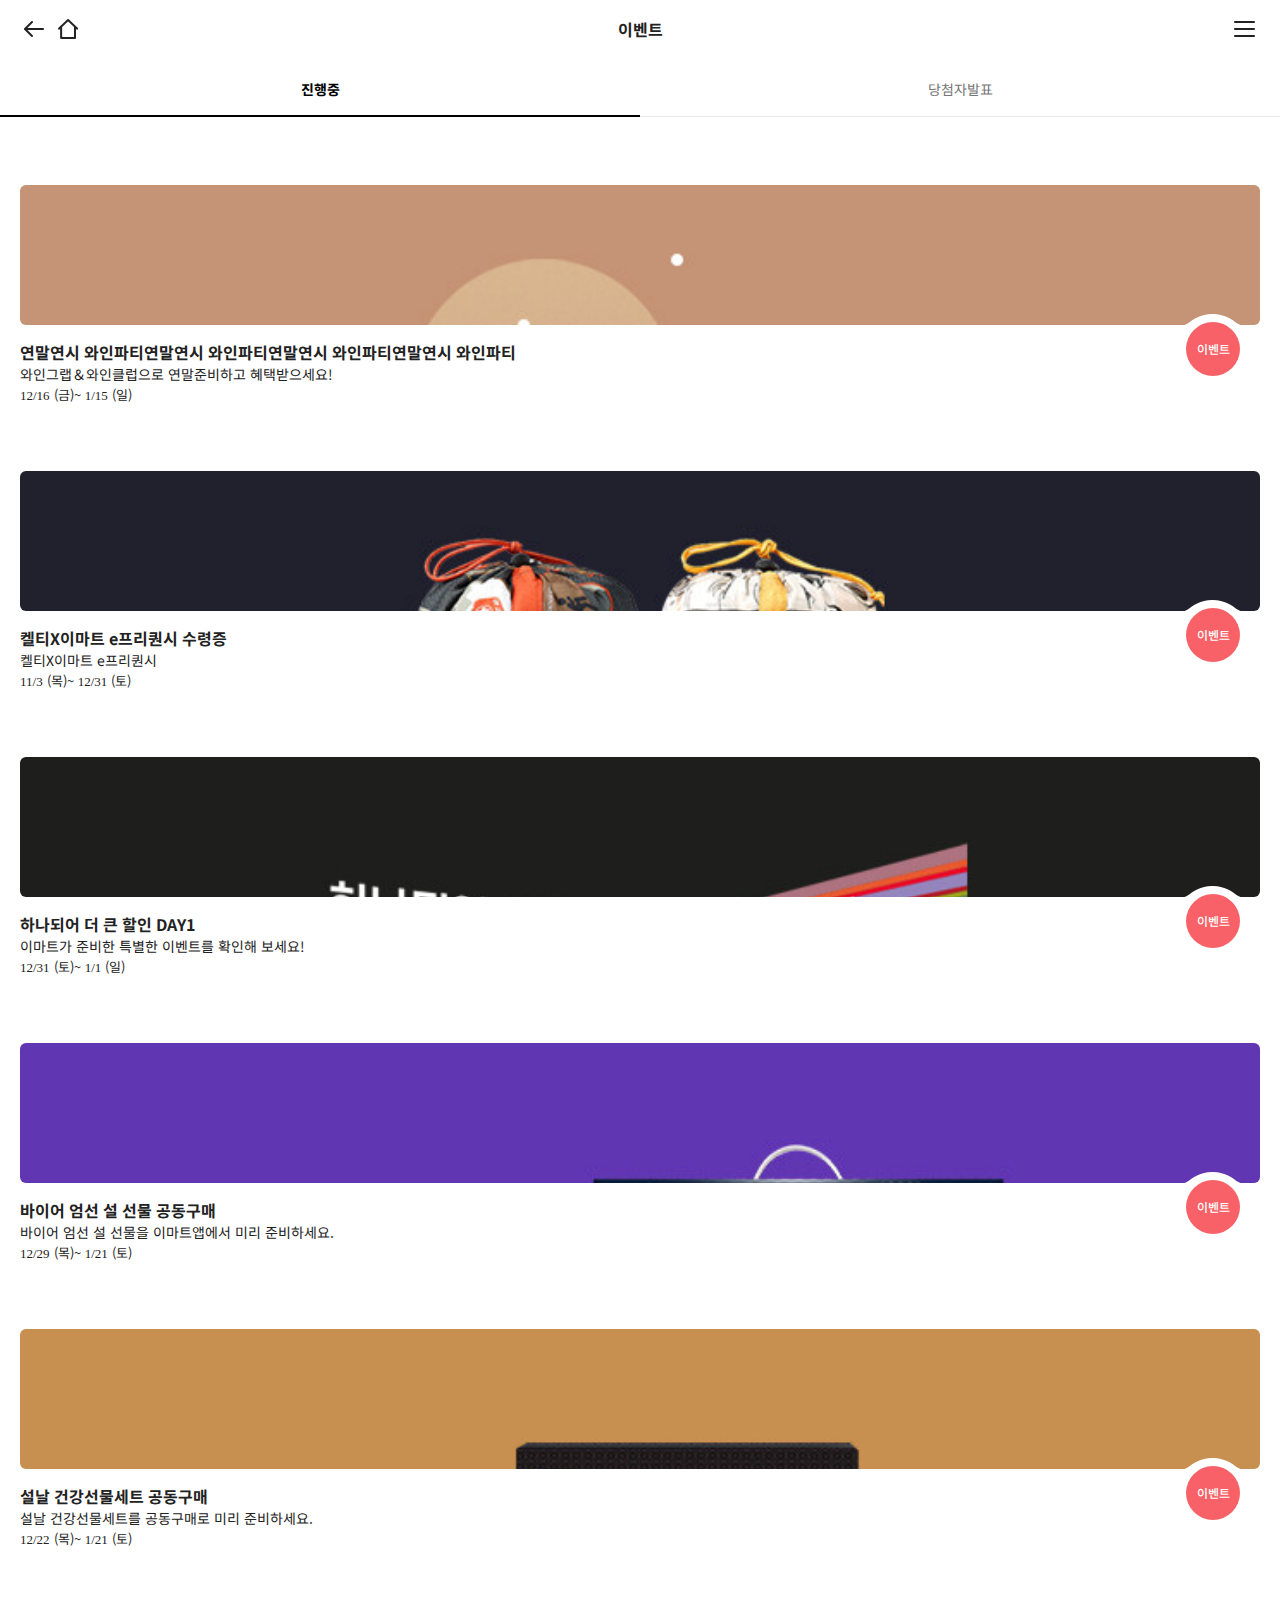
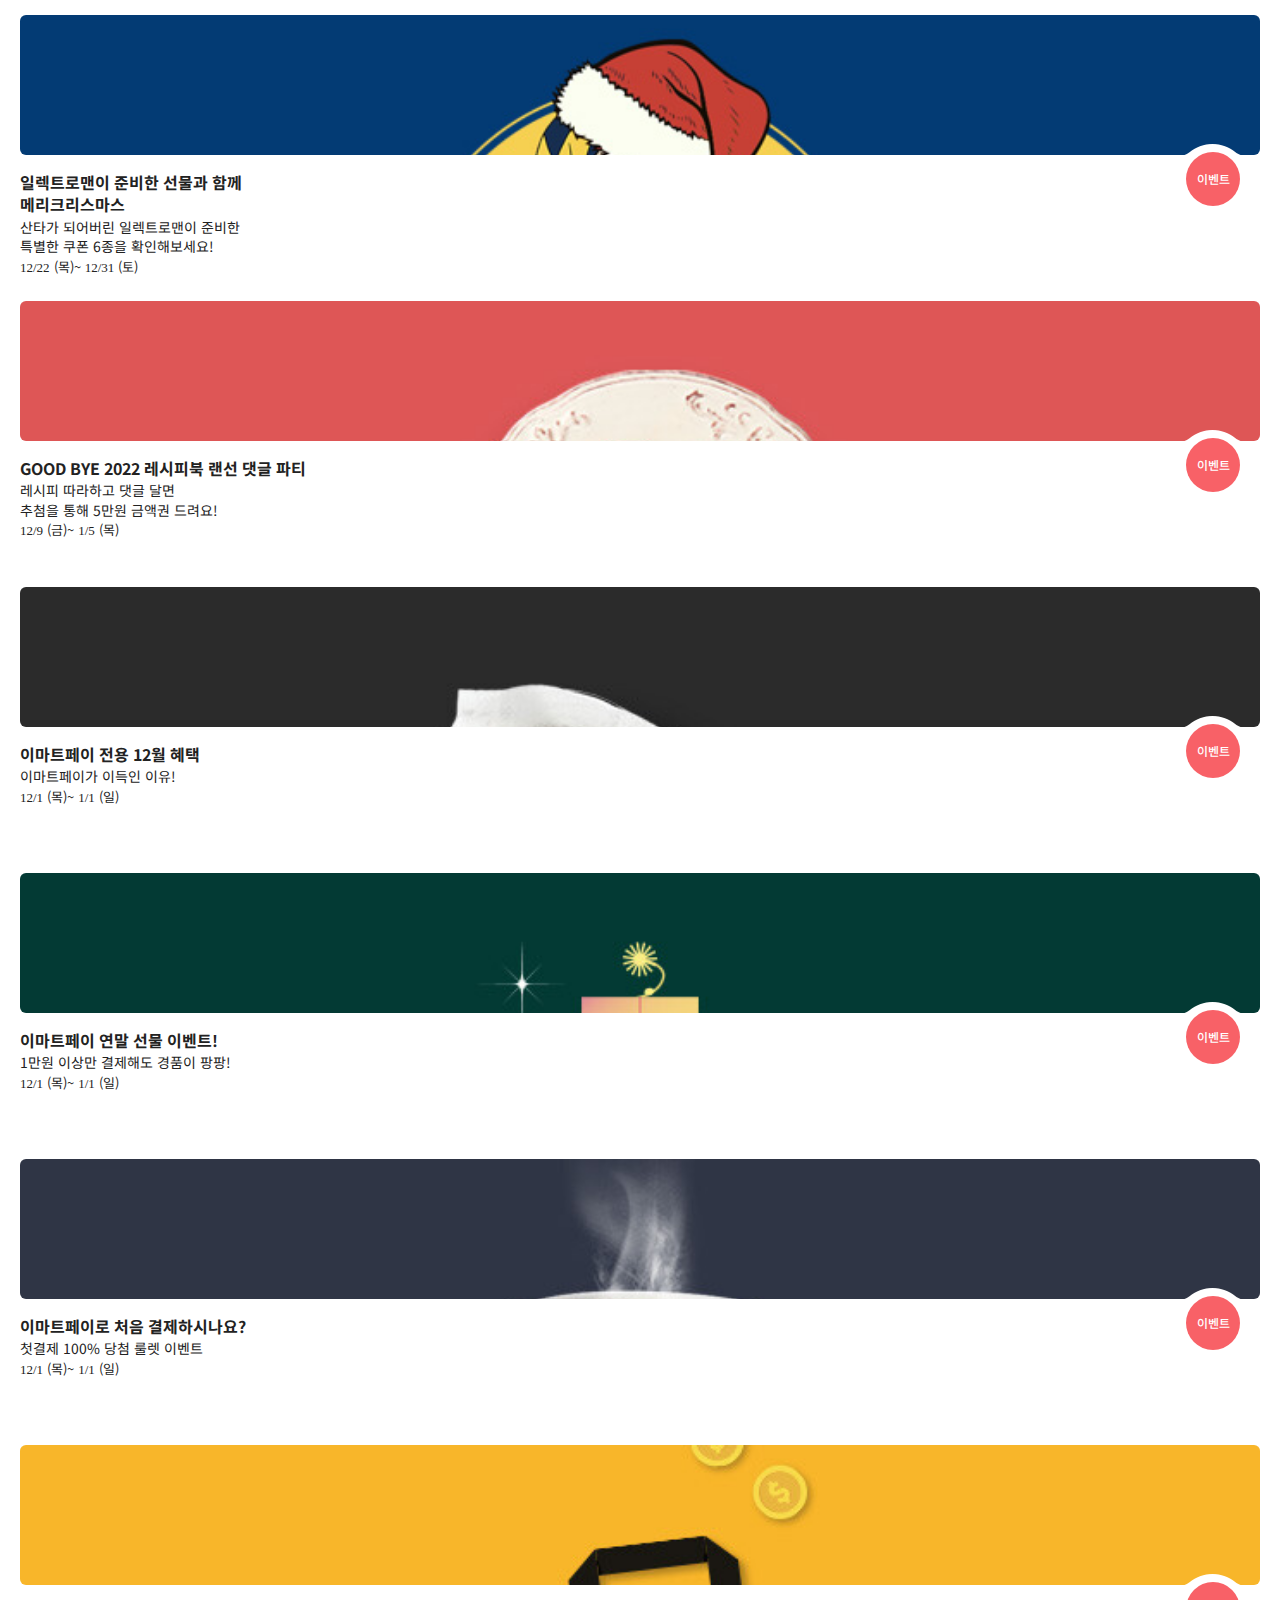
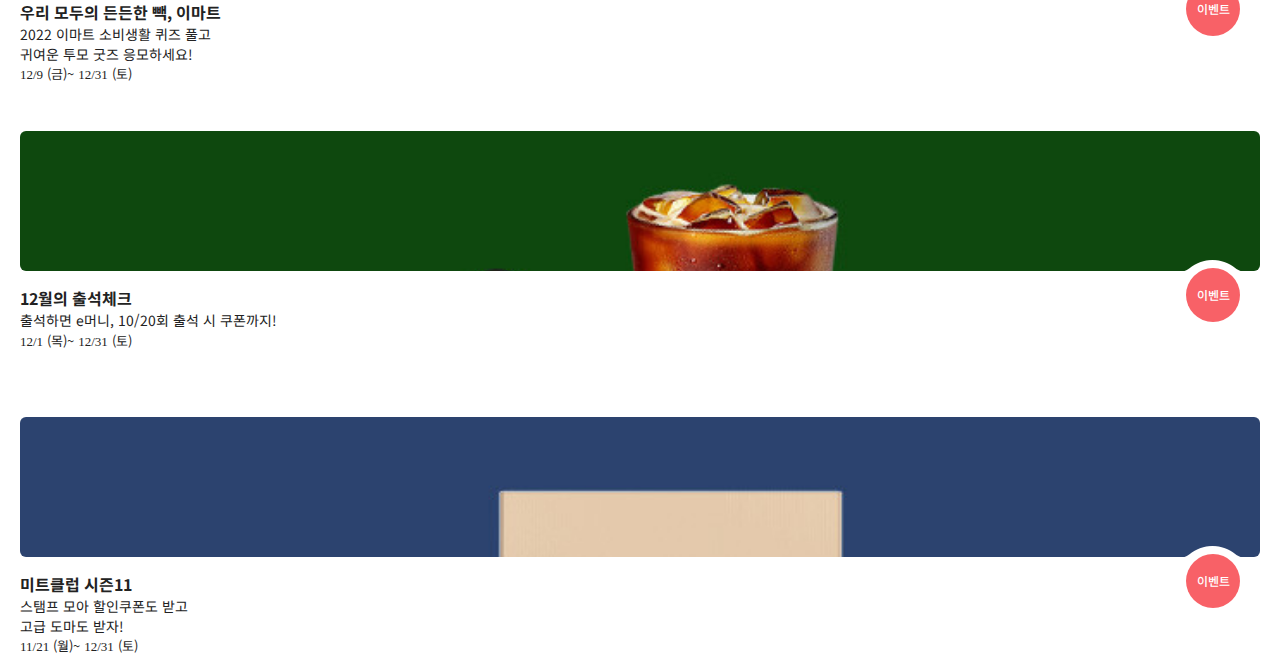
<file: index.html>
<!DOCTYPE html>
<html lang="ko">
<head>
  <meta charset="UTF-8">
  <meta name="viewport" content="width=device-width,initial-scale=1">
  <title>이마트몰</title>
  <link rel="stylesheet" href="./css/reset.css">
  <link rel="stylesheet" href="./css/style.css">

  <script defer src="./js/fucntion.js"></script>
</head>
<body>
  <div id="wrap">
    <header>
      <!-- <div class="topBan">
        <img src="./images/app-emart.png" alt="이마트몰">
        <p>이마트앱 다운받고 풍성한 혜택을 만나세요!</p>
        <span>APP</span>
        <span>X</span>
      </div> -->

      <div class="mainHead">
        <div class="leftIcons">
          <a href="#" class="iconBack">
            <span>뒤로가기</span>            
          </a>

          <a href="#" class="iconHome">
            <span>홈버튼</span>            
          </a>
        </div>
        
        <h1>이벤트</h1>

        <div class="btnMnu">
          <a href="#">
            <span class="open">메뉴열기</span>
          </a>
        </div>
      </div>
    </header>

    <section>
      <h2 class="hidden">본문영역</h2>
      <div class="mainTab">
        <ul class="tab">
          <li class="ing on">
            <a href="#">진행중</a>
          </li>
          <li class="event">
            <a href="#">당첨자발표</a>
          </li>
        </ul>
      </div>

      <div class="mainCont">
        <div class="contents ingCont">
          <ul class="ingList">
            <li class="list list1">
              <a href="#">
                <div class="img-area">
                  <img src="./images/ing-img01.jpg" alt="연말연시 와인파티">
                </div>

                <div class="icon-area">
                  <span>이벤트</span>
                </div>

                <div class="cont-area">
                  <p class="cont-title"><strong>연말연시 와인파티연말연시 와인파티연말연시 와인파티연말연시 와인파티</strong></p>
                  <p class="cont-text">와인그랩＆와인클럽으로 연말준비하고 혜택받으세요!</p>
                  <p class="cont-date">
                    <span class="date-font">12/16</span>
                    (금)~
                    <span class="date-font">1/15</span>
                    (일)
                  </p>
                </div>
              </a>
            </li>
            <li class="list list2">
              <a href="#">
                <div class="img-area">
                  <img src="./images/ing-img02.jpg" alt="켈티X이마트 e프리퀸시">
                </div>

                <div class="icon-area">
                  <span>이벤트</span>
                </div>

                <div class="cont-area">
                  <p class="cont-title"><strong>켈티X이마트 e프리퀀시 수령증</strong></p>
                  <p class="cont-text">켈티X이마트 e프리퀀시</p>
                  <p class="cont-date">
                    <span class="date-font">11/3</span>
                    (목)~
                    <span class="date-font">12/31</span>
                    (토)
                  </p>
                </div>
              </a>
            </li>
            <li class="list list3">
              <a href="#">
                <div class="img-area">
                  <img src="./images/ing-img03.jpg" alt="하나되어 더큰할인">
                </div>
                
                <div class="icon-area">
                  <span>이벤트</span>
                </div>

                <div class="cont-area">
                  <p class="cont-title"><strong>하나되어 더 큰 할인 DAY1</strong></p>
                  <p class="cont-text">이마트가 준비한 특별한 이벤트를 확인해 보세요!</p>
                  <p class="cont-date">
                    <span class="date-font">12/31</span>
                    (토)~
                    <span class="date-font">1/1</span>
                    (일)
                  </p>
                </div>
              </a>
            </li>
            <li class="list list4">
              <a href="#">
                <div class="img-area">
                  <img src="./images/ing-img04.jpg" alt="바이어 엄선 설선물 공동구매">
                </div>
                
                <div class="icon-area">
                  <span>이벤트</span>
                </div>

                <div class="cont-area">
                  <p class="cont-title"><strong>바이어 엄선 설 선물 공동구매</strong></p>
                  <p class="cont-text">바이어 엄선 설 선물을 이마트앱에서 미리 준비하세요.</p>
                  <p class="cont-date">
                    <span class="date-font">12/29</span>
                    (목)~
                    <span class="date-font">1/21</span>
                    (토)
                  </p>
                </div>
              </a>
            </li>
            <li class="list list5">
              <a href="#">
                <div class="img-area">
                  <img src="./images/ing-img05.jpg" alt="설날 건강선물세트 공동구매">
                </div>
                
                <div class="icon-area">
                  <span>이벤트</span>
                </div>

                <div class="cont-area">
                  <p class="cont-title"><strong>설날 건강선물세트 공동구매</strong></p>
                  <p class="cont-text">설날 건강선물세트를 공동구매로 미리 준비하세요.</p>
                  <p class="cont-date">
                    <span class="date-font">12/22</span>
                    (목)~
                    <span class="date-font">1/21</span>
                    (토)
                  </p>
                </div>
              </a>
            </li>
            <li class="list list6">
              <a href="#">
                <div class="img-area">
                  <img src="./images/ing-img06.jpg" alt="일렉트로맨 크리스마스">
                </div>
                
                <div class="icon-area">
                  <span>이벤트</span>
                </div>

                <div class="cont-area">
                  <p class="cont-title"><strong>일렉트로맨이 준비한 선물과 함께 <br> 메리크리스마스</strong></p>
                  <p class="cont-text">
                    산타가 되어버린 일렉트로맨이 준비한 <br /> 특별한 쿠폰 6종을 확인해보세요!
                  </p>
                  <p class="cont-date">
                    <span class="date-font">12/22</span>
                    (목)~
                    <span class="date-font">12/31</span>
                    (토)
                  </p>
                </div>
              </a>
            </li>
            <li class="list list7">
              <a href="#">
                <div class="img-area">
                  <img src="./images/ing-img07.jpg" alt="2022레시피북 랜선댓글 파티">
                </div>
                
                <div class="icon-area">
                  <span>이벤트</span>
                </div>

                <div class="cont-area">
                  <p class="cont-title"><strong>GOOD BYE 2022 레시피북 랜선 댓글 파티</strong></p>
                  <p class="cont-text">
                    레시피 따라하고 댓글 달면 <br /> 추첨을 통해 5만원 금액권 드려요!
                  </p>
                  <p class="cont-date">
                    <span class="date-font">12/9</span>
                    (금)~
                    <span class="date-font">1/5</span>
                    (목)
                  </p>
                </div>
              </a>
            </li>
            <li class="list list8">
              <a href="#">
                <div class="img-area">
                  <img src="./images/ing-img08.jpg" alt="이마트페이 전용 12월혜택">
                </div>
                
                <div class="icon-area">
                  <span>이벤트</span>
                </div>

                <div class="cont-area">
                  <p class="cont-title"><strong>이마트페이 전용 12월 혜택</strong></p>
                  <p class="cont-text">이마트페이가 이득인 이유!</p>
                  <p class="cont-date">
                    <span class="date-font">12/1</span>
                    (목)~
                    <span class="date-font">1/1</span>
                    (일)
                  </p>
                </div>
              </a>
            </li>
            <li class="list list9">
              <a href="#">
                <div class="img-area">
                  <img src="./images/ing-img09.jpg" alt="이마트페이 연말선물">
                </div>
                
                <div class="icon-area">
                  <span>이벤트</span>
                </div>

                <div class="cont-area">
                  <p class="cont-title"><strong>이마트페이 연말 선물 이벤트!</strong></p>
                  <p class="cont-text">1만원 이상만 결제해도 경품이 팡팡!</p>
                  <p class="cont-date">
                    <span class="date-font">12/1</span>
                    (목)~
                    <span class="date-font">1/1</span>
                    (일)
                  </p>
                </div>
              </a>
            </li>
            <li class="list list10">
              <a href="#">
                <div class="img-area">
                  <img src="./images/ing-img10.jpg" alt="이마트페이 룰렛이벤트">
                </div>
                
                <div class="icon-area">
                  <span>이벤트</span>
                </div>

                <div class="cont-area">
                  <p class="cont-title"><strong>이마트페이로 처음 결제하시나요?</strong></p>
                  <p class="cont-text">첫결제 100% 당첨 룰렛 이벤트</p>
                  <p class="cont-date">
                    <span class="date-font">12/1</span>
                    (목)~
                    <span class="date-font">1/1</span>
                    (일)
                  </p>
                </div>
              </a>
            </li>
            <li class="list list11">
              <a href="#">
                <div class="img-area">
                  <img src="./images/ing-img11.jpg" alt="이마트 소비생활 퀴즈">
                </div>
                
                <div class="icon-area">
                  <span>이벤트</span>
                </div>

                <div class="cont-area">
                  <p class="cont-title"><strong>우리 모두의 든든한 빽, 이마트</strong></p>
                  <p class="cont-text">2022 이마트 소비생활 퀴즈 풀고 <br /> 귀여운 투모 굿즈 응모하세요!</p>
                  <p class="cont-date">
                    <span class="date-font">12/9</span>
                    (금)~
                    <span class="date-font">12/31</span>
                    (토)
                  </p>
                </div>
              </a>
            </li>
            <li class="list list12">
              <a href="#">
                <div class="img-area">
                  <img src="./images/ing-img12.jpg" alt="12월의 출석체크">
                </div>
                
                <div class="icon-area">
                  <span>이벤트</span>
                </div>

                <div class="cont-area">
                  <p class="cont-title"><strong>12월의 출석체크</strong></p>
                  <p class="cont-text">출석하면 e머니, 10/20회 출석 시 쿠폰까지!</p>
                  <p class="cont-date">
                    <span class="date-font">12/1</span>
                    (목)~
                    <span class="date-font">12/31</span>
                    (토)
                  </p>
                </div>
              </a>
            </li>
            <li class="list list13">
              <a href="#">
                <div class="img-area">
                  <img src="./images/ing-img13.jpg" alt="미트클럽 시즌11">
                </div>
                
                <div class="icon-area">
                  <span>이벤트</span>
                </div>

                <div class="cont-area">
                  <p class="cont-title"><strong>미트클럽 시즌11</strong></p>
                  <p class="cont-text">스탬프 모아 할인쿠폰도 받고 <br /> 고급 도마도 받자!</p>
                  <p class="cont-date">
                    <span class="date-font">11/21</span>
                    (월)~
                    <span class="date-font">12/31</span>
                    (토)
                  </p>
                </div>
              </a>
            </li>
          </ul>
        </div>

        <div class="contents eventCont">
          <ul class="eventList">
            <li class="list list1">
              <a href="#">
                <div class="img-area">
                  <img src="./images/event-img01.jpg" alt="이마트앱 알림ON 이벤트 당첨자 발표">
                </div>

                <div class="icon-area">
                  <span>당첨자발표</span>
                </div>

                <div class="cont-area">
                  <p class="cont-title"><strong>이마트앱 알림 ON 이벤트 당첨자 발표</strong></p>
                  <p class="cont-text">e머니 당첨여부를 확인하세요!</p>
                  <p class="cont-date">
                    <span class="date-font">12/28</span>
                    (수)~
                    <span class="date-font">1/4</span>
                    (수)
                  </p>
                </div>
              </a>
            </li>
            <li class="list list2">
              <a href="#">
                <div class="img-area">
                  <img src="./images/event-img02.jpg" alt="켈티X이마트 e프리퀀시">
                </div>

                <div class="icon-area">
                  <span>당첨자발표</span>
                </div>

                <div class="cont-area">
                  <p class="cont-title"><strong>켈티X이마트 e프리퀀시</strong></p>
                  <p class="cont-text">이벤트2 당첨자 발표</p>
                  <p class="cont-date">
                    <span class="date-font">12/23</span>
                    (금)~
                    <span class="date-font">2/28</span>
                    (화)
                  </p>
                </div>
              </a>
            </li>
            <li class="list list3">
              <a href="#">
                <div class="img-area">
                  <img src="./images/event-img03.jpg" alt="켈티X이마트 e프리퀀시">
                </div>

                <div class="icon-area">
                  <span>당첨자발표</span>
                </div>

                <div class="cont-area">
                  <p class="cont-title"><strong>11월 출석체크 당첨자 발표</strong></p>
                  <p class="cont-text">11월에도 출석체크 하세요 #30일챌린지</p>
                  <p class="cont-date">
                    <span class="date-font">12/15</span>
                    (목)~
                    <span class="date-font">12/31</span>
                    (토)
                  </p>
                </div>
              </a>
            </li>
            <li class="list list4">
              <a href="#">
                <div class="img-area">
                  <img src="./images/event-img04.jpg" alt="키친델리클럽">
                </div>

                <div class="icon-area">
                  <span>당첨자발표</span>
                </div>

                <div class="cont-area">
                  <p class="cont-title"><strong>키친델리클럽 홈파티팩 당첨자 발표</strong></p>
                  <p class="cont-text">스타벅스 기프티콘 대상 여부를 확인해보세요</p>
                  <p class="cont-date">
                    <span class="date-font">12/15</span>
                    (목)~
                    <span class="date-font">12/22</span>
                    (목)
                  </p>
                </div>
              </a>
            </li>
            <li class="list list5">
              <a href="#">
                <div class="img-area">
                  <img src="./images/event-img05.jpg" alt="PlayStationVR2 사전예약">
                </div>

                <div class="icon-area">
                  <span>당첨자발표</span>
                </div>

                <div class="cont-area">
                  <p class="cont-title"><strong>PlayStationVR2 사전예약 추첨 이벤트</strong></p>
                  <p class="cont-text">ID당 1회 응모 가능</p>
                  <p class="cont-date">
                    <span class="date-font">12/15</span>
                    (목)~
                    <span class="date-font">12/31</span>
                    (토)
                  </p>
                </div>
              </a>
            </li>
          </ul>
        </div>
      </div>
    </section>

    <footer></footer>
  </div>
  
</body>
</html>
</file>
<file: css/style.css>
@charset "utf-8";

#wrap{width: 100%; margin: 0 auto;}
header{width: 100%;}
/* .topBan{width: 100%;} */
.mainHead{display: flex; width: 100%; background-color: #fff;;}
.leftIcons{display: flex; width: 90px;}
.leftIcons a{position: relative; display: inline-block; width: 50%; height: 58px; line-height: 58px;}
.leftIcons a span{position: absolute; top: 50%; display: inline-block; width: 22px; background-image: url(./../images/icon@2x.png); background-repeat: no-repeat; background-size: 653px 595px;}
.leftIcons a.iconBack span{right: 0; margin-top: -9px; height: 18px; text-indent: -9999px; background-position: -165px -546px;}
.leftIcons a.iconHome span{left: 50%; margin-left: -11px; margin-top: -10px; height: 20px; text-indent: -9999px; background-position: -99px -546px;}

h1{grid-area: center; width: calc(100% - 180px); height: 58px; font-size: 16px; font-weight: 700; color: #222; line-height: 58px; text-align: center;}

.btnMnu{grid-area: right; width: 90px;}
.btnMnu a{position: relative; display: inline-block; width: 100%; height: 58px; line-height: 58px;}
.btnMnu a span{position: absolute; top: 50%; right: 25px; margin-top: -8px; display: inline-block; width: 21px; height: 16px; text-indent: -9999px; background-image: url(./../images/icon-common.png); background-repeat: no-repeat; background-size: auto 300px; background-position: -224px -4px;}



section{width: 100%;}
h2{display: none;}

/* 본문 탭 */
.mainTab{width: 100%;}
.mainTab ul.tab{display: flex; width: 100%;}
.mainTab ul.tab li{width: 50%; background: none; border: none; outline: none; font-size: 14px; text-align: center; background-color: #fff; border-bottom: 1px solid #e8e8e8;}
.mainTab ul.tab li a{display: inline-block; height: 52px; text-decoration: none; color: #767676; line-height: 52px;}
.mainTab ul.tab li.on{border-bottom: 2px solid #000;}
.mainTab ul.tab li.on a{color: #000; font-weight: 700;}



/* 탭 컨텐츠 리스트 */
.mainCont{position: relative; width: 100%; margin: 48px 0 0;}

/* 기본상태 당첨자발표 리스트 none처리 */
.mainCont .eventCont{display: none;}

/* 탭 컨텐츠 리스트 - 공통 */
.mainCont .contents{position: absolute; left: 0; top: 0; width: 100%;}
.contents ul{width: 100%; padding: 0 20px; box-sizing: border-box;}
.contents ul li.list{width: 100%; padding-bottom: 40px; box-sizing: border-box;} 
.contents ul li.list:last-child{padding-bottom: 0;}
.contents ul li.list a{display: block; height: 246px;}
.contents ul li.list a .img-area{position: relative; width: 100%; height: 160px; overflow: hidden; border-radius: 6px;}
.contents ul li.list a img{position: absolute;left: 0;top: 50%; display: block; margin-top: -60px; width: 100%; height: auto; border-radius: 6px; }

.contents ul li.list a .icon-area{position: relative; text-align: right;}
.contents ul li.list a .icon-area::after{position: absolute; top: -12px; right: 12px; content: ""; width: 72px; height: 13px; background: url(./../images/list-img-blind.png) no-repeat; background-size: contain; z-index: 1000;}
.contents ul li.list a .icon-area span{position: absolute; right: 20px; top: -3px; display: inline-block; width: 54px; height: 54px; font-weight: 500; line-height: 54px; text-align: center; color: #fff; border-radius: 50%; z-index: 2000;}


.contents ul li.list a .cont-area{width: 70%; margin-top: 16px;}
.contents ul li.list a .cont-area p.cont-title{width: 80%; overflow: hidden; text-overflow: ellipsis; white-space: nowrap;}
.contents ul li.list a .cont-area p.cont-title strong{font-size: 16px; font-weight: 700; }
.contents ul li.list a .cont-area p.cont-text{margin-top: 2px; font-size: 14px;}
.contents ul li.list a .cont-area p.cont-date{margin-top: 1px; font-size: 13px;}
.contents ul li.list a .cont-area p.cont-date span.date-font{font-family: 'roboto';}

/* 컨텐츠리스트 개별-ing */
.contents ul.ingList li.list a .icon-area span{font-size: 12px; background-color: #f86167;}

/* 컨텐츠리스트 개별-event */
.contents ul.eventList li.list a .icon-area span{font-size: 11px; background-color: #4d96f5;}
</file>
